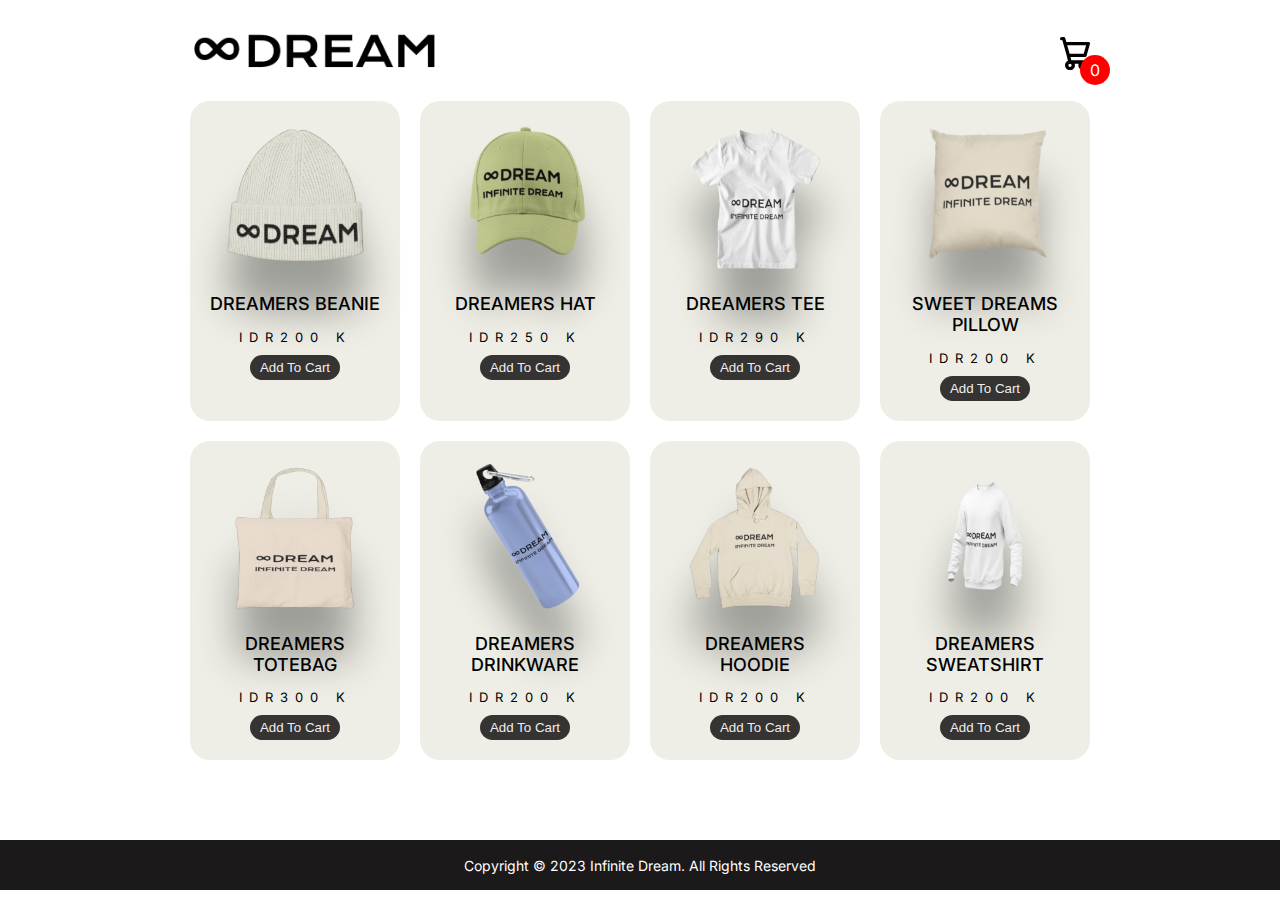
<file: shop/merch.html>
<!DOCTYPE html>
<html lang="en">
<head>
    <meta charset="UTF-8">
    <meta name="viewport" content="width=device-width, initial-scale=1.0">
    <title>SHOP | INFINITE DREAM</title>

    <!-- Connect to CSS -->
    <link rel="stylesheet" href="merch.css">

    <!-- Fonts -->
    <link rel="preconnect" href="https://fonts.googleapis.com">
    <link rel="preconnect" href="https://fonts.gstatic.com" crossorigin>
    <link href="https://fonts.googleapis.com/css2?family=Bricolage+Grotesque:opsz,wght@12..96,300;12..96,400;12..96,500;12..96,600;12..96,700;12..96,800&family=Inter:wght@400;500;600;700;800&family=Krona+One&display=swap" rel="stylesheet">
</head>
<body class="">
    
    <div class="container">
        <header>
            <div class="title"><a href="../index.html"><img src="../img/logo-navbar.png" width="250px"></a> </div>
            <div class="icon-cart">
                <svg aria-hidden="true" xmlns="http://www.w3.org/2000/svg" fill="none" viewBox="0 0 18 20">
                    <path stroke="currentColor" stroke-linecap="round" stroke-linejoin="round" stroke-width="2" d="M6 15a2 2 0 1 0 0 4 2 2 0 0 0 0-4Zm0 0h8m-8 0-1-4m9 4a2 2 0 1 0 0 4 2 2 0 0 0 0-4Zm-9-4h10l2-7H3m2 7L3 4m0 0-.792-3H1"/>
                </svg>
                <span>0</span>
            </div>
        </header>
        
        <div class="listProduct">

        </div>
    </div>

    <div class="popup" id="success-popup">
        <div class="popup-content">
            <p id="success-message"></p>
        </div>
    </div>
    
    <div class="cartTab">
        <h1>Shopping Cart</h1>
        <div class="listCart">
            
        </div>
        <div class="btn">
            <button class="empty-cart" onclick="emptyCart()">CLEAR CART</button>
            <button class="checkOut">CHECK OUT</button>
            <button class="close">CLOSE</button>

        </div>
    </div>
    <div class="footer-bottom">
        <p>Copyright &copy; 2023 Infinite Dream. All Rights Reserved</p>
    </div>
    <script src="../shop/app.js"></script>
</body>
</html>
</file>
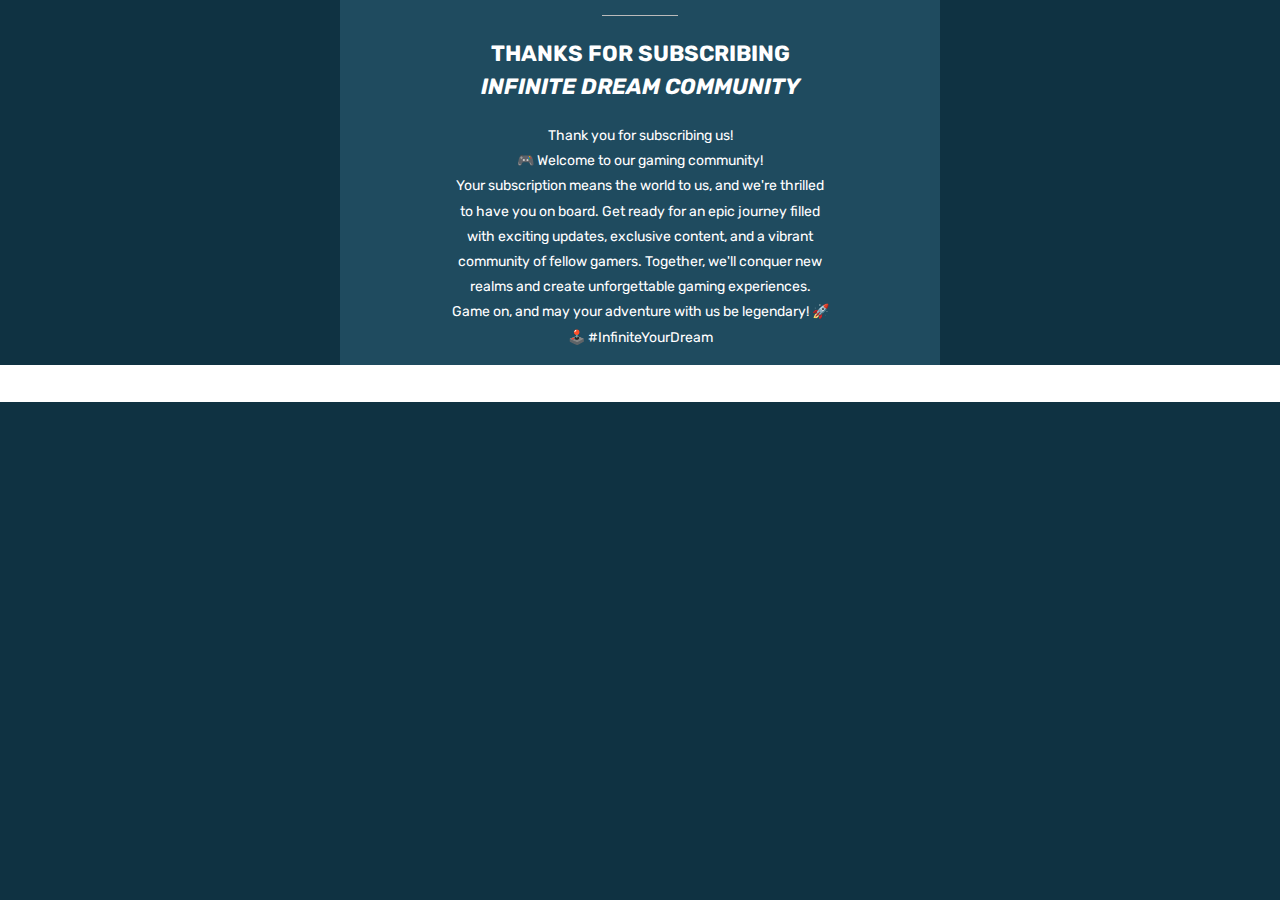
<file: subs/email.html>
<!DOCTYPE html>

<html
  lang="en"
  xmlns:o="urn:schemas-microsoft-com:office:office"
  xmlns:v="urn:schemas-microsoft-com:vml"
>
  <head>
    <title></title>
    <meta content="text/html; charset=utf-8" http-equiv="Content-Type" />
    <meta content="width=device-width, initial-scale=1.0" name="viewport" />
    <!--[if mso
      ]><xml
        ><o:OfficeDocumentSettings
          ><o:PixelsPerInch>96</o:PixelsPerInch
          ><o:AllowPNG /></o:OfficeDocumentSettings></xml
    ><![endif]-->
    <!--[if !mso]><!-->
    <link
      href="https://fonts.googleapis.com/css?family=Rubik"
      rel="stylesheet"
      type="text/css"
    />
    <!--<![endif]-->
    <style>
      * {
        box-sizing: border-box;
      }

      body {
        margin: 0;
        padding: 0;
      }

      a[x-apple-data-detectors] {
        color: inherit !important;
        text-decoration: inherit !important;
      }

      #MessageViewBody a {
        color: inherit;
        text-decoration: none;
      }

      p {
        line-height: inherit;
      }

      .desktop_hide,
      .desktop_hide table {
        mso-hide: all;
        display: none;
        max-height: 0px;
        overflow: hidden;
      }

      .image_block img + div {
        display: none;
      }

      @media (max-width: 620px) {
        .desktop_hide table.icons-inner {
          display: inline-block !important;
        }

        .icons-inner {
          text-align: center;
        }

        .icons-inner td {
          margin: 0 auto;
        }

        .mobile_hide {
          display: none;
        }

        .row-content {
          width: 100% !important;
        }

        .stack .column {
          width: 100%;
          display: block;
        }

        .mobile_hide {
          min-height: 0;
          max-height: 0;
          max-width: 0;
          overflow: hidden;
          font-size: 0px;
        }

        .desktop_hide,
        .desktop_hide table {
          display: table !important;
          max-height: none !important;
        }
      }
    </style>
  </head>
  <body
    style="
      background-color: #0f3242;
      margin: 0;
      padding: 0;
      -webkit-text-size-adjust: none;
      text-size-adjust: none;
    "
  >
    <table
      border="0"
      cellpadding="0"
      cellspacing="0"
      class="nl-container"
      role="presentation"
      style="
        mso-table-lspace: 0pt;
        mso-table-rspace: 0pt;
        background-color: #0f3242;
      "
      width="100%"
    >
      <tbody>
        <tr>
          <td>
            <table
              align="center"
              border="0"
              cellpadding="0"
              cellspacing="0"
              class="row row-1"
              role="presentation"
              style="mso-table-lspace: 0pt; mso-table-rspace: 0pt"
              width="100%"
            >
              <tbody>
                <tr>
                  <td>
                    <table
                      align="center"
                      border="0"
                      cellpadding="0"
                      cellspacing="0"
                      class="row-content stack"
                      role="presentation"
                      style="
                        mso-table-lspace: 0pt;
                        mso-table-rspace: 0pt;
                        background-color: #204c62;
                        color: #000000;
                        width: 600px;
                        margin: 0 auto;
                      "
                      width="600"
                    >
                      <tbody>
                        <tr>
                          <td
                            class="column column-1"
                            style="
                              mso-table-lspace: 0pt;
                              mso-table-rspace: 0pt;
                              font-weight: 400;
                              text-align: left;
                              vertical-align: top;
                              border-top: 0px;
                              border-right: 0px;
                              border-bottom: 0px;
                              border-left: 0px;
                            "
                            width="100%"
                          ></td>
                        </tr>
                      </tbody>
                    </table>
                  </td>
                </tr>
              </tbody>
            </table>
            <table
              align="center"
              border="0"
              cellpadding="0"
              cellspacing="0"
              class="row row-2"
              role="presentation"
              style="mso-table-lspace: 0pt; mso-table-rspace: 0pt"
              width="100%"
            >
              <tbody>
                <tr>
                  <td>
                    <table
                      align="center"
                      border="0"
                      cellpadding="0"
                      cellspacing="0"
                      class="row-content stack"
                      role="presentation"
                      style="
                        mso-table-lspace: 0pt;
                        mso-table-rspace: 0pt;
                        background-color: #1f4b5f;
                        color: #000000;
                        width: 600px;
                        margin: 0 auto;
                      "
                      width="600"
                    >
                      <tbody>
                        <tr>
                          <td
                            class="column column-1"
                            style="
                              mso-table-lspace: 0pt;
                              mso-table-rspace: 0pt;
                              font-weight: 400;
                              text-align: left;
                              padding-bottom: 5px;
                              padding-top: 5px;
                              vertical-align: top;
                              border-top: 0px;
                              border-right: 0px;
                              border-bottom: 0px;
                              border-left: 0px;
                            "
                            width="16.666666666666668%"
                          >
                            <table
                              border="0"
                              cellpadding="0"
                              cellspacing="0"
                              class="empty_block block-1"
                              role="presentation"
                              style="
                                mso-table-lspace: 0pt;
                                mso-table-rspace: 0pt;
                              "
                              width="100%"
                            >
                              <tr>
                                <td class="pad">
                                  <div></div>
                                </td>
                              </tr>
                            </table>
                          </td>
                          <td
                            class="column column-2"
                            style="
                              mso-table-lspace: 0pt;
                              mso-table-rspace: 0pt;
                              font-weight: 400;
                              text-align: left;
                              padding-bottom: 5px;
                              padding-top: 5px;
                              vertical-align: top;
                              border-top: 0px;
                              border-right: 0px;
                              border-bottom: 0px;
                              border-left: 0px;
                            "
                            width="66.66666666666667%"
                          >
                            <table
                              border="0"
                              cellpadding="10"
                              cellspacing="0"
                              class="divider_block block-1"
                              role="presentation"
                              style="
                                mso-table-lspace: 0pt;
                                mso-table-rspace: 0pt;
                              "
                              width="100%"
                            >
                              <tr>
                                <td class="pad">
                                  <div align="center" class="alignment">
                                    <table
                                      border="0"
                                      cellpadding="0"
                                      cellspacing="0"
                                      role="presentation"
                                      style="
                                        mso-table-lspace: 0pt;
                                        mso-table-rspace: 0pt;
                                      "
                                      width="20%"
                                    >
                                      <tr>
                                        <td
                                          class="divider_inner"
                                          style="
                                            font-size: 1px;
                                            line-height: 1px;
                                            border-top: 1px solid #bbbbbb;
                                          "
                                        >
                                          <span> </span>
                                        </td>
                                      </tr>
                                    </table>
                                  </div>
                                </td>
                              </tr>
                            </table>
                            <table
                              border="0"
                              cellpadding="0"
                              cellspacing="0"
                              class="paragraph_block block-2"
                              role="presentation"
                              style="
                                mso-table-lspace: 0pt;
                                mso-table-rspace: 0pt;
                                word-break: break-word;
                              "
                              width="100%"
                            >
                              <tr>
                                <td
                                  class="pad"
                                  style="
                                    padding-bottom: 10px;
                                    padding-left: 15px;
                                    padding-right: 15px;
                                    padding-top: 10px;
                                  "
                                >
                                  <div
                                    style="
                                      color: #ffffff;
                                      font-family: Rubik, Trebuchet MS,
                                        Helvetica, sans-serif;
                                      font-size: 22px;
                                      line-height: 150%;
                                      text-align: center;
                                      mso-line-height-alt: 33px;
                                    "
                                  >
                                    <p
                                      style="margin: 0; word-break: break-word"
                                    >
                                      <strong>THANKS FOR SUBSCRIBING</strong>
                                    </p>
                                    <p
                                      style="margin: 0; word-break: break-word"
                                    >
                                      <em
                                        ><strong
                                          >INFINITE DREAM COMMUNITY</strong
                                        ></em
                                      >
                                    </p>
                                  </div>
                                </td>
                              </tr>
                            </table>
                            <table
                              border="0"
                              cellpadding="10"
                              cellspacing="0"
                              class="paragraph_block block-3"
                              role="presentation"
                              style="
                                mso-table-lspace: 0pt;
                                mso-table-rspace: 0pt;
                                word-break: break-word;
                              "
                              width="100%"
                            >
                              <tr>
                                <td class="pad">
                                  <div
                                    style="
                                      color: #ffffff;
                                      font-family: Rubik, Trebuchet MS,
                                        Helvetica, sans-serif;
                                      font-size: 14px;
                                      line-height: 180%;
                                      text-align: center;
                                      mso-line-height-alt: 25.2px;
                                    "
                                  >
                                    <p
                                      style="margin: 0; word-break: break-word"
                                    >
                                      Thank you for subscribing us!
                                    </p>
                                    <p
                                      style="margin: 0; word-break: break-word"
                                    >
                                      🎮 Welcome to our gaming community!
                                    </p>
                                    <p
                                      style="margin: 0; word-break: break-word"
                                    >
                                      Your subscription means the world to us,
                                      and we're thrilled to have you on board.
                                      Get ready for an epic journey filled with
                                      exciting updates, exclusive content, and a
                                      vibrant community of fellow gamers.
                                      Together, we'll conquer new realms and
                                      create unforgettable gaming experiences.
                                      Game on, and may your adventure with us be
                                      legendary! 🚀🕹️ #InfiniteYourDream
                                    </p>
                                  </div>
                                </td>
                              </tr>
                            </table>
                          </td>
                          <td
                            class="column column-3"
                            style="
                              mso-table-lspace: 0pt;
                              mso-table-rspace: 0pt;
                              font-weight: 400;
                              text-align: left;
                              padding-bottom: 5px;
                              padding-top: 5px;
                              vertical-align: top;
                              border-top: 0px;
                              border-right: 0px;
                              border-bottom: 0px;
                              border-left: 0px;
                            "
                            width="16.666666666666668%"
                          >
                            <table
                              border="0"
                              cellpadding="0"
                              cellspacing="0"
                              class="empty_block block-1"
                              role="presentation"
                              style="
                                mso-table-lspace: 0pt;
                                mso-table-rspace: 0pt;
                              "
                              width="100%"
                            >
                              <tr>
                                <td class="pad">
                                  <div></div>
                                </td>
                              </tr>
                            </table>
                          </td>
                        </tr>
                      </tbody>
                    </table>
                  </td>
                </tr>
              </tbody>
            </table>
            <table
              align="center"
              border="0"
              cellpadding="0"
              cellspacing="0"
              class="row row-3"
              role="presentation"
              style="
                mso-table-lspace: 0pt;
                mso-table-rspace: 0pt;
                background-color: #ffffff;
              "
              width="100%"
            >
              <tbody>
                <tr>
                  <td>
                    <table
                      align="center"
                      border="0"
                      cellpadding="0"
                      cellspacing="0"
                      class="row-content stack"
                      role="presentation"
                      style="
                        mso-table-lspace: 0pt;
                        mso-table-rspace: 0pt;
                        background-color: #ffffff;
                        color: #000000;
                        width: 600px;
                        margin: 0 auto;
                      "
                      width="600"
                    >
                      <tbody>
                        <tr>
                          <td
                            class="column column-1"
                            style="
                              mso-table-lspace: 0pt;
                              mso-table-rspace: 0pt;
                              font-weight: 400;
                              text-align: left;
                              padding-bottom: 5px;
                              padding-top: 5px;
                              vertical-align: top;
                              border-top: 0px;
                              border-right: 0px;
                              border-bottom: 0px;
                              border-left: 0px;
                            "
                            width="100%"
                          >
                            <table
                              border="0"
                              cellpadding="0"
                              cellspacing="0"
                              class="icons_block block-1"
                              role="presentation"
                              style="
                                mso-table-lspace: 0pt;
                                mso-table-rspace: 0pt;
                              "
                              width="100%"
                            >
                              <tr>
                                <td
                                  class="pad"
                                  style="
                                    vertical-align: middle;
                                    color: #1e0e4b;
                                    font-family: 'Inter', sans-serif;
                                    font-size: 15px;
                                    padding-bottom: 5px;
                                    padding-top: 5px;
                                    text-align: center;
                                  "
                                >
                                  <table
                                    cellpadding="0"
                                    cellspacing="0"
                                    role="presentation"
                                    style="
                                      mso-table-lspace: 0pt;
                                      mso-table-rspace: 0pt;
                                    "
                                    width="100%"
                                  >
                                    <tr>
                                      <td
                                        class="alignment"
                                        style="
                                          vertical-align: middle;
                                          text-align: center;
                                        "
                                      >
                                        <!--[if vml]><table align="center" cellpadding="0" cellspacing="0" role="presentation" style="display:inline-block;padding-left:0px;padding-right:0px;mso-table-lspace: 0pt;mso-table-rspace: 0pt;"><![endif]-->
                                        <!--[if !vml]><!-->
                                        <table
                                          cellpadding="0"
                                          cellspacing="0"
                                          class="icons-inner"
                                          role="presentation"
                                          style="
                                            mso-table-lspace: 0pt;
                                            mso-table-rspace: 0pt;
                                            display: inline-block;
                                            margin-right: -4px;
                                            padding-left: 0px;
                                            padding-right: 0px;
                                          "
                                        >
                                          <!--<![endif]-->
                                        </table>
                                      </td>
                                    </tr>
                                  </table>
                                </td>
                              </tr>
                            </table>
                          </td>
                        </tr>
                      </tbody>
                    </table>
                  </td>
                </tr>
              </tbody>
            </table>
          </td>
        </tr>
      </tbody>
    </table>
    <!-- End -->
  </body>
</html>
</file>
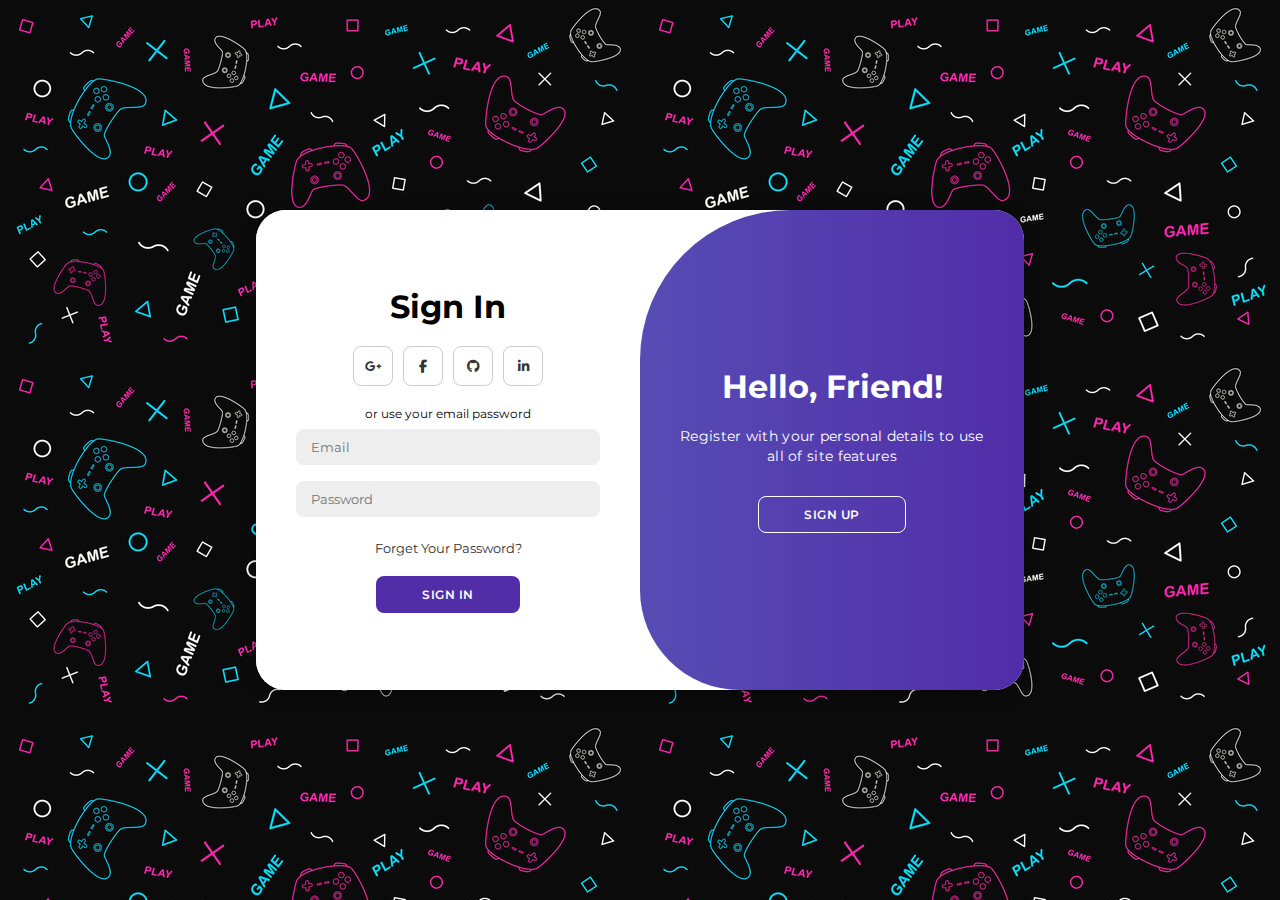
<file: topup/logintopup.html>
<!DOCTYPE html>
<html lang="en">

<head>
    <meta charset="UTF-8">
    <meta name="viewport" content="width=device-width, initial-scale=1.0">
    <link rel="stylesheet" href="https://cdnjs.cloudflare.com/ajax/libs/font-awesome/6.4.2/css/all.min.css">
    <link rel="stylesheet" href="style.css">
    <title>TopUp Login Page | Infinite Dream</title>
</head>

<body>

    <div class="container" id="container">
        <div class="form-container sign-up">
            <form action="process_registrasi.php" method="post">
                <h1>Create Account</h1>
                <div class="social-icons">
                    <a href="#" class="icon"><i class="fa-brands fa-google-plus-g"></i></a>
                    <a href="#" class="icon"><i class="fa-brands fa-facebook-f"></i></a>
                    <a href="#" class="icon"><i class="fa-brands fa-github"></i></a>
                    <a href="#" class="icon"><i class="fa-brands fa-linkedin-in"></i></a>
                </div>
                <span>or use your email for registration</span>
                <input type="text" name="username" placeholder="Name">
                <input type="email" name="email" placeholder="Email">
                <input type="password" name="password" placeholder="Password">
                <button type="submit">Sign Up</button>
            </form>
        </div>
        <div class="form-container sign-in">
            <form action="process_login.php" method="post">
                <h1>Sign In</h1>
                <div class="social-icons">
                    <a href="#" class="icon"><i class="fa-brands fa-google-plus-g"></i></a>
                    <a href="#" class="icon"><i class="fa-brands fa-facebook-f"></i></a>
                    <a href="#" class="icon"><i class="fa-brands fa-github"></i></a>
                    <a href="#" class="icon"><i class="fa-brands fa-linkedin-in"></i></a>
                </div>
                <span>or use your email password</span>
                <input type="email" name="email" placeholder="Email">
                <input type="password" name="password" placeholder="Password">
                <a href="#">Forget Your Password?</a>
                <button type="submit">Sign In</button>
            </form>
        </div>
        <div class="toggle-container">
            <div class="toggle">
                <div class="toggle-panel toggle-left">
                    <h1>Welcome Back!</h1>
                    <p>Enter your personal details to use all of site features</p>
                    <button class="hidden" id="login">Sign In</button>
                </div>
                <div class="toggle-panel toggle-right">
                    <h1>Hello, Friend!</h1>
                    <p>Register with your personal details to use all of site features</p>
                    <button class="hidden" id="register">Sign Up</button>
                </div>
            </div>
        </div>
    </div>

    <script src="script.js"></script>
</body>
</html>
</file>
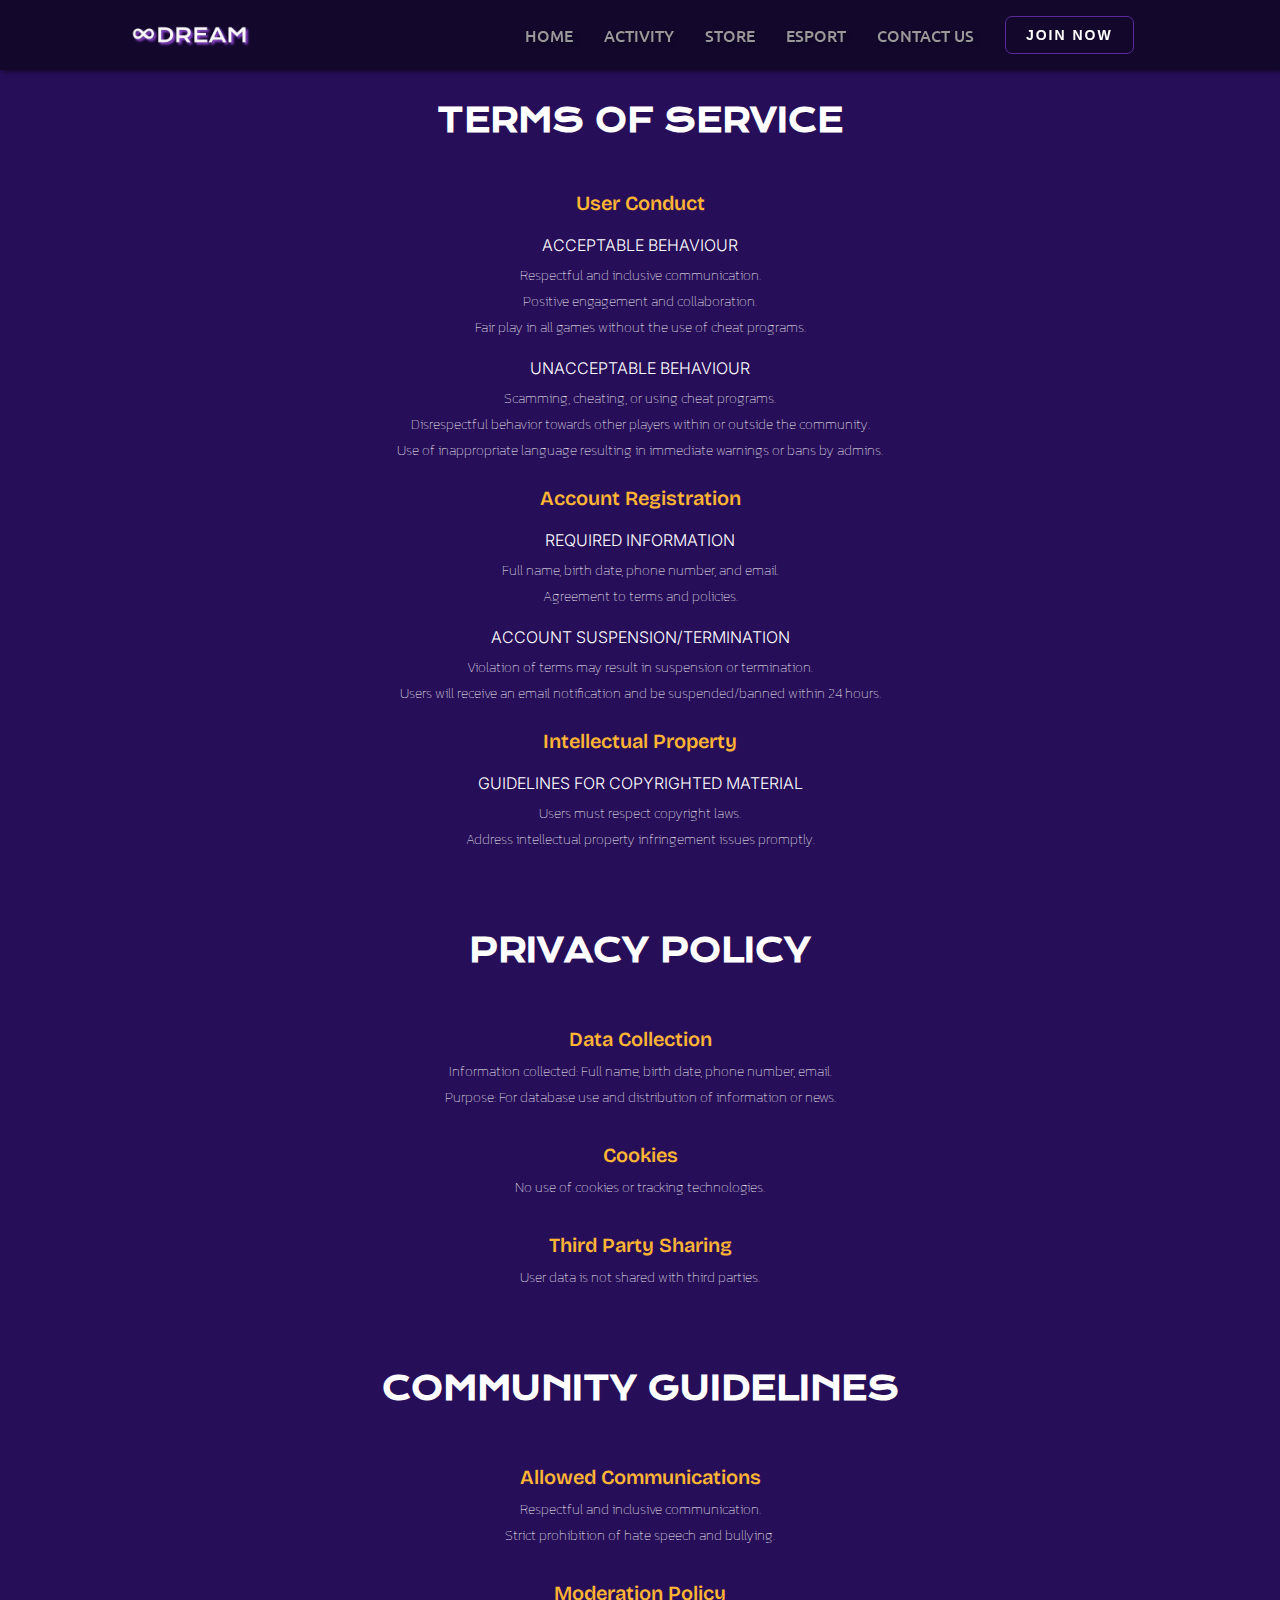
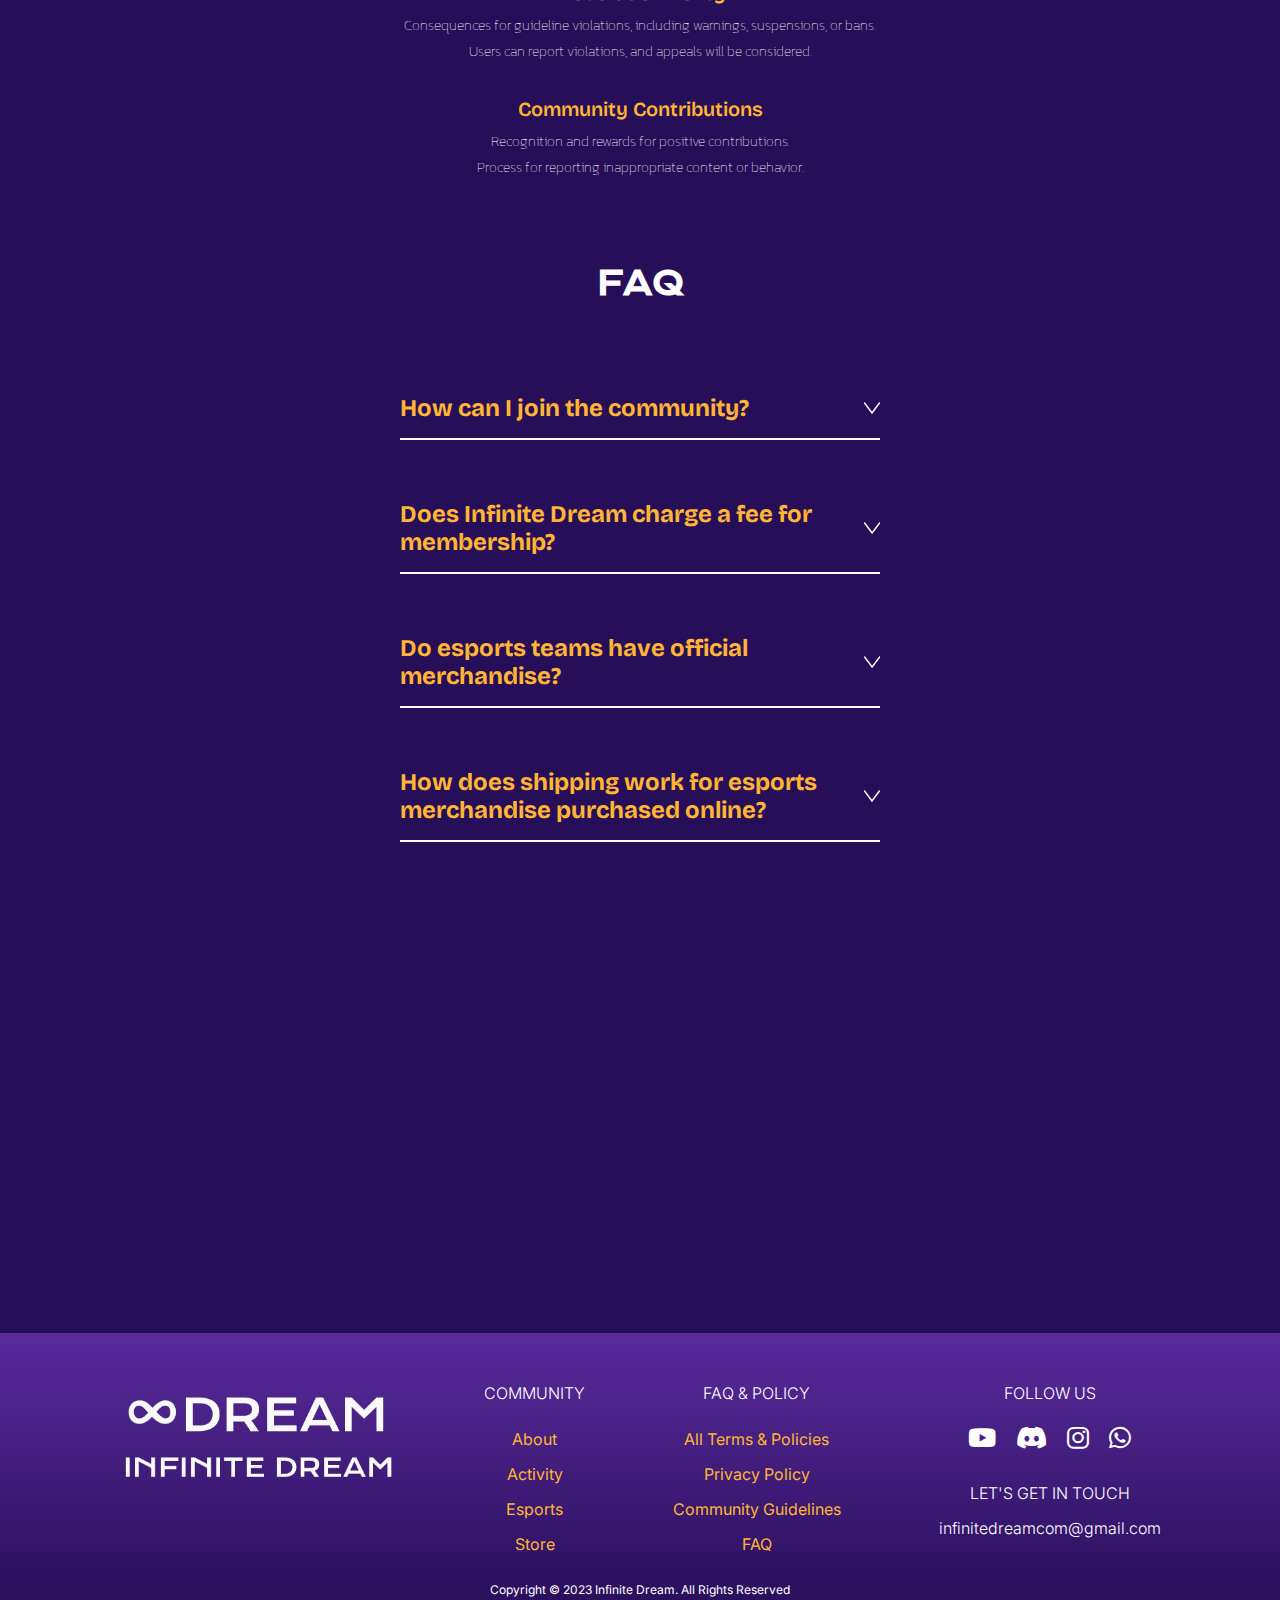
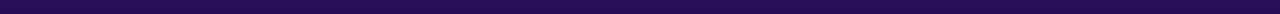
<file: views/policies.html>
<!DOCTYPE html>
<html lang="en">
<head>
    <meta charset="UTF-8">
    <meta name="viewport" content="width=device-width, initial-scale=1.0">
    <title>Infinite Dream</title>

    <!--Css-->
    <link rel="stylesheet" href="../2_css/navbar.css">
    <link rel="stylesheet" href="../2_css/popup.css">
    <link rel="stylesheet" href="../2_css/policies.css">
    <link rel="stylesheet" href="../2_css/footer.css">


    <!--Font Google-->
    <link rel="preconnect" href="https://fonts.googleapis.com">
    <link rel="preconnect" href="https://fonts.gstatic.com" crossorigin>
    <link href="https://fonts.googleapis.com/css2?family=Bricolage+Grotesque:opsz,wght@12..96,300;12..96,400;12..96,500;12..96,600;12..96,700;12..96,800&family=Inter:wght@400;500;600;700;800&family=Kanit:wght@300;400;500&family=Krona+One&family=Montserrat:wght@400;700&family=Ubuntu:wght@400;500&display=swap" rel="stylesheet">

    <!--
        font-family: 'Bricolage Grotesque';
        font-family: 'Inter';
        font-family: 'Kanit';
        font-family: 'Krona One';
        font-family: 'Montserrat';
        font-family: 'Ubuntu';
    -->

    <!--Font Awesome (icon)-->
    <link rel="stylesheet" href="https://cdnjs.cloudflare.com/ajax/libs/font-awesome/6.4.2/css/all.min.css">

</head>
<body>
    <div id="policies">
        <!--START HEADER-->
        <nav>
            <div class="logo">
                <a href="a_home.php#content">
                    <img src="../4_img/logo-navbar.png">
                </a>
            </div>

            <ul>
                <li><a href="a_home.php#content">HOME</a></li>
                <li><a href="b_activity.php">ACTIVITY</a></li>
                <li><a href="a_home.php#store">STORE</a></li>
                <li><a href="c_esport.php">ESPORT</a></li>
                <li><a href="e_contact-us.php">CONTACT US</a></li>
                <li  id="openPopup"><button>JOIN NOW</button></li>
            </ul>

            <div class="hamburger">
                <span></span>
                <span></span>
                <span></span>
            </div>
        </nav>

        <div id="popup" class="popup">
            <div class="popup-content">
                <span class="close" id="closePopup">&times;</span>
                <h2>COMMUNITY REGISTRATION</h2>
                <form action="whatsapp.php" method="POST">
                    <div class="scrollable-content">
                        <h4>PERSONAL DATA</h4>
                        <label>Full Name</label>
                        <input type="text" id="name" name="full-name" required>
                        <label>Birth Date</label>
                        <input type="date" id="dob" name="dob" required>
                        <label>Phone Number</label>
                        <input type="tel" id="pnum" name="phone-number" pattern="[0-9]{10,12}" placeholder="08123456789" required>
                        <label>Email</label>
                        <input type="email" id="email" name="email" placeholder="example@gmail.com">
                        
                        <button type="submit">Register</button>
                    </div>
                </form>
            </div>
        </div>
        <!--END OF HEADER-->

        <!-- START ALL TERMS POLICIES -->
        <div id="content">
            <div class="policies">
                <div class="policies-text">
                    <h1>TERMS OF SERVICE</h1>
                    <div class="user-conduct">
                        <h2>User Conduct</h2>
                        <h3>Acceptable Behaviour</h3>
                        <p>
                            <span>Respectful and inclusive communication.</span>
                            <span>Positive engagement and collaboration.</span>
                            <span>Fair play in all games without the use of cheat programs.</span>
                        </p>
                        <h3>Unacceptable Behaviour</h3>
                        <p>
                            <span>Scamming, cheating, or using cheat programs.</span>
                            <span>Disrespectful behavior towards other players within or outside the community.</span>
                            <span>Use of inappropriate language resulting in immediate warnings or bans by admins.</span>
                        </p>
                    </div>
                    <div class="account-registration">
                        <h2>Account Registration</h2>
                        <h3>Required Information</h3>
                        <p>
                            <span>Full name, birth date, phone number, and email.</span>
                            <span>Agreement to terms and policies.</span>
                        </p>
                        <h3>Account Suspension/Termination</h3>
                        <p>
                            <span>Violation of terms may result in suspension or termination.</span>
                            <span>Users will receive an email notification and be suspended/banned within 24 hours.</span>
                        </p>
                    </div>
                    <div class="intellectual-property">
                        <h2>Intellectual Property</h2>
                        <h3>Guidelines for Copyrighted Material</h3>
                        <p>
                            <span>Users must respect copyright laws.</span>
                            <span>Address intellectual property infringement issues promptly.</span>
                        </p>
                    </div>
                </div>
        
                <div id ="privacy-policy" class="title-text"><h1>PRIVACY POLICY</h1></div>
                <div class="privacy-policy">
                    <h2>Data Collection</h2>
                    <p>
                        <span>Information collected: Full name, birth date, phone number, email.</span>
                        <span>Purpose: For database use and distribution of information or news.</span>
                    </p>
                    <h2>Cookies</h2>
                    <p><span>No use of cookies or tracking technologies.</span></p>
                    <h2>Third Party Sharing</h2>
                    <p><span>User data is not shared with third parties.</span></p>
                </div>
                
                <div id="comgd" class="title-text"><h1>COMMUNITY GUIDELINES</h1></div>
                <div class="community-guidelines">
                    <h2>Allowed Communications</h2>
                    <p>
                        <span>Respectful and inclusive communication.</span>
                        <span>Strict prohibition of hate speech and bullying.</span>
                    </p>
                    <h2>Moderation Policy</h2>
                    <p>
                        <span>Consequences for guideline violations, including warnings, suspensions, or bans.</span>
                        <span>Users can report violations, and appeals will be considered.</span>
                    </p>
                    <h2>Community Contributions</h2>
                    <p>
                        <span>Recognition and rewards for positive contributions.</span>
                        <span>Process for reporting inappropriate content or behavior.</span>
                    </p>
                </div>
                <section>
                    <h1 class="faq-title">FAQ</h1>

                    <div id="faq" class="faq">
                        <div class="question">
                            <h3>How can I join the community?</h3>

                            <svg width="16" height="12" viewBox="-2.5 -5 75 60" preserveAspectRatio="none">
                                <path d="M0,0 l35,50 l35,-50" fill="none" stroke="white" stroke-linecap="round" stroke-width="7" />
                            </svg>

                        </div>
                        <div class="answer">
                            <p>
                                Simply hit the JOIN NOW button on our navigation bar or head to our Discord server.
                            </p>
                        </div>
                    </div>

                    <div class="faq">
                        <div class="question">
                            <h3>Does Infinite Dream charge a fee for membership?</h3>

                            <svg width="20" height="12" viewBox="-2.5 -5 75 60" preserveAspectRatio="none">
                                <path d="M0,0 l35,50 l35,-50" fill="none" stroke="white" stroke-linecap="round" stroke-width="7" />
                            </svg>

                        </div>
                        <div class="answer">
                            <p>
                                No. 
                            </p>
                        </div>
                    </div>

                    <div class="faq">
                        <div class="question">
                            <h3>Do esports teams have official merchandise?</h3>

                            <svg width="18" height="12" viewBox="-2.5 -5 75 60" preserveAspectRatio="none">
                                <path d="M0,0 l35,50 l35,-50" fill="none" stroke="white" stroke-linecap="round" stroke-width="7" />
                            </svg>

                        </div>
                        <div class="answer">
                            <p>
                                Yes, we have official merchandise available for purchase. Fans can buy t-shirts, hoodies, and other items to support their favorite teams.
                            </p>
                        </div>
                    </div>

                    <div class="faq">
                        <div class="question">
                            <h3>How does shipping work for esports merchandise purchased online?</h3>

                            <svg width="27" height="12" viewBox="-2.5 -5 75 60" preserveAspectRatio="none">
                                <path d="M0,0 l35,50 l35,-50" fill="none" stroke="white" stroke-linecap="round" stroke-width="7" />
                            </svg>

                        </div>
                        <div class="answer">
                            <p>
                                Shipping policies vary, but we provide standard and express shipping options. Delivery times depend on your location and the chosen shipping method.
                            </p>
                        </div>
                    </div>

                </section>
            </div>        
        </div>     

        <!--START FOOTER-->
        <footer>
            <div class="container">
                <div class="logo-footer">
                    <img src="../4_img/logo-footer.png" alt="logo-footer">
                </div>
                <div class="footer-content">
                    <h3>Community</h3>
                    <ul class="list">
                        <li><a href="a_home.php#aboutss">About</a></li>
                        <li><a href="b_activity.php">Activity</a></li>
                        <li><a href="c_esport.php">Esports</a></li>
                        <li><a href="a_home.php#store">Store</a></li>
                    </ul>
                </div>
                <div class="footer-content">
                    <h3>FAQ & Policy</h3>
                    <ul class="list">
                        <li><a href="../1_html/policies.php#">All Terms & Policies</a></li>
                        <li><a href="../1_html/policies.php#privacy-policy">Privacy Policy</a></li>
                        <li><a href="../1_html/policies.php#comgd">Community Guidelines</a></li>
                        <li><a href="../1_html/policies.php#faq">FAQ</a></li>
                    </ul>
                </div>
                <div class="footer-social">
                    <div class="footer-content">
                        <h3>Follow Us</h3>
                        <ul class="social-icons">
                            <li class="yt"><a href=""><i class="fab fa-youtube"></i></a></li>
                            <li class="discord"><a href=""><i class="fab fa-discord"></i></a></li>
                            <li class="instagram"><a href=""><i class="fab fa-instagram"></i></a></li>
                            <li class="whatsapp"><a href=""><i class="fab fa-whatsapp" ></i></a></li>
                        </ul>
                        
                    </div>
                    <div class="footer-content">
                        <div class="contacts">
                            <h3>LET'S GET IN TOUCH</h3>
                            <p>infinitedreamcom@gmail.com</p>
                        </div>
                    </div>
                </div>
            </div>
            <div class="bottom-bar">
                <p>Copyright &copy; 2023 Infinite Dream. All Rights Reserved</p>
            </div>
        </footer>
        <!--END FOOTER-->
    </div>
    <script src="../3_js/script.js"></script>
    <script src="../3_js/policies.js"></script>
</body>
</html>
</file>
<file: shop/merch.css>
:root{
    --basePurple :#270e59;
    --primaryPurple: #592a9c;
    --secondaryPurple:#964adb;
    --thirdPurple: #ad69ed;
}

body{
    margin: 0;
    font-family: 'Inter', sans-serif;
}
.container{
    width: 900px;
    margin: auto;
    max-width: 90vw;
    text-align: center;
    padding-top: 10px;
    transition: transform .5s;
}
svg{
    width: 30px;
}
header{
    display: flex;
    justify-content: space-between;
    align-items: center;
    padding: 20px 0;
}

.title a:hover{
    filter: invert(77%) sepia(72%) saturate(762%) hue-rotate(330deg) brightness(101%) contrast(102%);
    border-bottom: 1px solid;
}

.icon-cart{
    position: relative;
}
.icon-cart span{
    position: absolute;
    background-color: red;
    width: 30px;
    height: 30px;
    display: flex;
    justify-content: center;
    align-items: center;
    border-radius: 50%;
    color: #fff;
    top: 50%;
    right: -20px;
}
.title{
    font-size: xx-large;
}
.listProduct .item img{
    width: 90%;
    filter: drop-shadow(0 50px 20px #0005);
}

.listProduct .item img:hover {
    scale: 110%;
    box-shadow: 0 0 15px 3px #0005;
    -webkit-transition: all 0.2s ease-out;
    -moz-transition: all 0.2s ease-out;
    transition: all 0.2s ease-out;
}

.listProduct{
    display: grid;
    grid-template-columns: repeat(4, 1fr);
    gap: 20px;
}
.listProduct .item{
    background-color: #EEEEE6;
    padding: 20px;
    border-radius: 20px;
}
.listProduct .item h2{
    font-weight: 500;
    font-size: large;
}
.listProduct .item .price{
    letter-spacing: 7px;
    font-size: small;
}
.listProduct .item button{
    background-color: #353432;
    color: #eee;
    border: none;
    padding: 5px 10px;
    margin-top: 10px;
    border-radius: 20px;
}

.listProduct .item button:hover{
    background: #0005;
    box-shadow: 0 0 15px 3px #0005;
    -webkit-transition: all 0.2s ease-out;
    -moz-transition: all 0.2s ease-out;
    transition: all 0.2s ease-out;
}

.popup {
    display: none;
    position: fixed;
    top: 50%;
    left: 50%;
    transform: translate(-50%, -50%);
    background-color: #fefefe;
    padding: 20px;
    border: 1px solid #888;
    z-index: 1;
    box-shadow: 0 4px 8px rgba(0, 0, 0, 0.1);
}

.popup-content {
    text-align: center;
}

.close-popup {
    position: absolute;
    top: 10px;
    right: 10px;
    font-size: 20px;
    cursor: pointer;
}



/* cart */
.cartTab{
    width: 400px;
    background-color: #353432;
    color: #eee;
    position: fixed;
    top: 0;
    right: -400px;
    bottom: 0;
    display: grid;
    grid-template-rows: 70px 1fr 70px;
    transition: .5s;
}
body.showCart .cartTab{
    right: 0;
}
body.showCart .container{
    transform: translateX(-250px);
}
.cartTab h1{
    padding: 20px;
    margin: 0;
    font-weight: 300;
}
.cartTab .btn{
    display: grid;
    grid-template-columns: repeat(2, 1fr);
}
.cartTab button{
    background-color: #E8BC0E;
    border: none;
    font-family: Poppins;
    font-weight: 500;
    cursor: pointer;
}
.cartTab .close{
    background-color: #eee;
}
.listCart .item img{
    width: 100%;
}
.listCart .item{
    display: grid;
    grid-template-columns: 70px 150px 50px 1fr;
    gap: 10px;
    text-align: center;
    align-items: center;
}
.listCart .quantity span{
    display: inline-block;
    width: 25px;
    height: 25px;
    background-color: #eee;
    border-radius: 50%;
    color: #555;
    cursor: pointer;
}
.listCart .quantity span:nth-child(2){
    background-color: transparent;
    color: #eee;
    cursor: auto;
}
.listCart .item:nth-child(even){
    background-color: #eee1;
}
.listCart{
    overflow: auto;
}
.listCart::-webkit-scrollbar{
    width: 0;
}
.btn .empty-cart .checkOut .close{
    font-family: 'Inter';
}

.footer-bottom{
    width: 100%;
    height: 50px;
    background: #1B1919;
    color: #fff;
    display: flex;
    align-items: center;
    justify-content: center;
    font-size: 0.875rem;
    margin-top: 80px;
}

@media only screen and (max-width: 992px) {
    .listProduct{
        grid-template-columns: repeat(3, 1fr);
    }
}

/* mobile */
@media only screen and (max-width: 768px) {
    .listProduct{
        grid-template-columns: repeat(2, 1fr);
    }
}
</file>
<file: topup/style.css>
@import url('https://fonts.googleapis.com/css2?family=Montserrat:wght@300;400;500;600;700&display=swap');

*{
    margin: 0;
    padding: 0;
    box-sizing: border-box;
    font-family: 'Montserrat', sans-serif;
}

body{
    background-image: url(aa.jpg);
    display: flex;
    align-items: center;
    justify-content: center;
    flex-direction: column;
    height: 100vh;
}

.container{
    background-color: #fff;
    border-radius: 30px;
    box-shadow: 0 5px 15px rgba(0, 0, 0, 0.35);
    position: relative;
    overflow: hidden;
    width: 768px;
    max-width: 100%;
    min-height: 480px;
}

.container p{
    font-size: 14px;
    line-height: 20px;
    letter-spacing: 0.3px;
    margin: 20px 0;
}

.container span{
    font-size: 12px;
}

.container a{
    color: #333;
    font-size: 13px;
    text-decoration: none;
    margin: 15px 0 10px;
}

.container button{
    background-color: #512da8;
    color: #fff;
    font-size: 12px;
    padding: 10px 45px;
    border: 1px solid transparent;
    border-radius: 8px;
    font-weight: 600;
    letter-spacing: 0.5px;
    text-transform: uppercase;
    margin-top: 10px;
    cursor: pointer;
}

.container button.hidden{
    background-color: transparent;
    border-color: #fff;
}

.container form{
    background-color: #fff;
    display: flex;
    align-items: center;
    justify-content: center;
    flex-direction: column;
    padding: 0 40px;
    height: 100%;
}

.container input{
    background-color: #eee;
    border: none;
    margin: 8px 0;
    padding: 10px 15px;
    font-size: 13px;
    border-radius: 8px;
    width: 100%;
    outline: none;
}

.form-container{
    position: absolute;
    top: 0;
    height: 100%;
    transition: all 0.6s ease-in-out;
}

.sign-in{
    left: 0;
    width: 50%;
    z-index: 2;
}

.container.active .sign-in{
    transform: translateX(100%);
}

.sign-up{
    left: 0;
    width: 50%;
    opacity: 0;
    z-index: 1;
}

.container.active .sign-up{
    transform: translateX(100%);
    opacity: 1;
    z-index: 5;
    animation: move 0.6s;
}

@keyframes move{
    0%, 49.99%{
        opacity: 0;
        z-index: 1;
    }
    50%, 100%{
        opacity: 1;
        z-index: 5;
    }
}

.social-icons{
    margin: 20px 0;
}

.social-icons a{
    border: 1px solid #ccc;
    border-radius: 20%;
    display: inline-flex;
    justify-content: center;
    align-items: center;
    margin: 0 3px;
    width: 40px;
    height: 40px;
}

.toggle-container{
    position: absolute;
    top: 0;
    left: 50%;
    width: 50%;
    height: 100%;
    overflow: hidden;
    transition: all 0.6s ease-in-out;
    border-radius: 150px 0 0 100px;
    z-index: 1000;
}

.container.active .toggle-container{
    transform: translateX(-100%);
    border-radius: 0 150px 100px 0;
}

.toggle{
    background-color: #512da8;
    height: 100%;
    background: linear-gradient(to right, #5c6bc0, #512da8);
    color: #fff;
    position: relative;
    left: -100%;
    height: 100%;
    width: 200%;
    transform: translateX(0);
    transition: all 0.6s ease-in-out;
}

.container.active .toggle{
    transform: translateX(50%);
}

.toggle-panel{
    position: absolute;
    width: 50%;
    height: 100%;
    display: flex;
    align-items: center;
    justify-content: center;
    flex-direction: column;
    padding: 0 30px;
    text-align: center;
    top: 0;
    transform: translateX(0);
    transition: all 0.6s ease-in-out;
}

.toggle-left{
    transform: translateX(-200%);
}

.container.active .toggle-left{
    transform: translateX(0);
}

.toggle-right{
    right: 0;
    transform: translateX(0);
}

.container.active .toggle-right{
    transform: translateX(200%);
}
</file>
<file: 2_css/navbar.css>
:root{
    --basePurple :#270e59;
    --primaryPurple: #592a9c;
    --secondaryPurple:#964adb;
}

nav{
    display: flex;
    position: fixed;
    left: 0px;
    top: 0px;
    width: 100%;
    height: 70px;
    align-items: center;
    justify-content: space-around;
    box-shadow: 2px 2px 4px rgba(0, 0, 0, 0.5);
    z-index: 3;
}

nav::before{
    content: '';
    position: absolute;
    top: 0;
    left: 0;
    width: 100%;
    height: 100%;
    backdrop-filter: blur(50px);
    background-color: rgba(0, 0, 0, 0.5);
    z-index: -1;
}

.logo{
    filter: drop-shadow(2px 2px 1px rgba(150, 74, 219, 1));
    transition: 0.5s all;
}
.logo img{
    height: 20px;
    display: flex;
    /*changing black png image to another color using "https://codepen.io/sosuke/pen/Pjoqqp" */
    filter: invert(100%) sepia(0%) saturate(7498%) hue-rotate(187deg) brightness(97%) contrast(101%);
    transition: 0.5s ease-in-out;
}
.logo img:hover{
    scale: 115%;
    filter: invert(49%) sepia(42%) saturate(3627%) hue-rotate(237deg) brightness(100%) contrast(87%);
    transition: 0.8s all;
}
.logo:hover{
    filter: drop-shadow(0 0 3px var(--primaryPurple));
    transition: 0.8s all;
}

nav ul{
    width: 50%;
    display: flex;
    justify-content: space-around;
    align-items: center;
    list-style: none;
    padding: 0;
    font-family: 'Ubuntu', sans-serif;
    font-weight: 500;
    backdrop-filter: blur(5px);
}

nav li a{
    font-size: 1rem;
    color: #9a9898;
    text-decoration: none;
    text-shadow: 2px 2px 4px rgba(0, 0, 0, 0.3);
    transition: all .3s ease;
}

nav li a:hover{
    color: #fff;
    text-decoration: underline;
    text-underline-offset: 20px;
    text-shadow: 1px 1px 4px rgba(0, 0, 0, 1);
}

/* https://uiverse.io/mrhyddenn/stale-cheetah-42 */
#openPopup button {
    position: relative;
    padding: 10px 20px;
    border-radius: 7px;
    border: 1px solid var(--primaryPurple);
    font-size: 14px;
    text-transform: uppercase;
    font-weight: 600;
    letter-spacing: 2px;
    background: transparent;
    color: #fff;
    overflow: hidden;
    box-shadow: 0 0 0 0 transparent;
    -webkit-transition: all 0.2s ease-in;
    -moz-transition: all 0.2s ease-in;
    transition: all 0.2s ease-in;
}
  
#openPopup button:hover {
    background: var(--primaryPurple);
    box-shadow: 0 0 15px 3px var(--secondaryPurple);
    -webkit-transition: all 0.2s ease-out;
    -moz-transition: all 0.2s ease-out;
    transition: all 0.2s ease-out;
}
  
#openPopup button:hover::before {
    -webkit-animation: sh02 0.5s 0s linear;
    -moz-animation: sh02 0.5s 0s linear;
    animation: sh02 0.5s 0s linear;
}
  
#openPopup button::before {
    content: '';
    display: block;
    width: 0px;
    height: 86%;
    position: absolute;
    top: 7%;
    left: 0%;
    opacity: 0;
    background: #fff;
    box-shadow: 0 0 50px 30px #fff;
    -webkit-transform: skewX(-20deg);
    -moz-transform: skewX(-20deg);
    -ms-transform: skewX(-20deg);
    -o-transform: skewX(-20deg);
    transform: skewX(-20deg);
}
  
@keyframes sh02 {
    from {
      opacity: 0;
      left: 0%;
    }
  
    50% {
      opacity: 1;
    }
  
    to {
      opacity: 0;
      left: 100%;
    }
}

#openPopup button:active {
    box-shadow: 0 0 0 0 transparent;
    -webkit-transition: box-shadow 0.2s ease-in;
    -moz-transition: box-shadow 0.2s ease-in;
    transition: box-shadow 0.2s ease-in;
}
  

.hamburger{
    height: 20px;
    display: none;
    flex-direction: column;
    justify-content: space-between;
    position: relative;
}

.hamburger span{
    display: block;
    width: 28px;
    height: 4px;
    background-color: #fff;
    box-shadow: 1px 1px 4px rgba(0, 0, 0, 1);
    border-radius: 25px;
    transition: .3s ease;
}

.hamburger.active span:nth-child(1){
    transform:rotate(45deg) translateX(11px);
}
.hamburger.active span:nth-child(2){
    opacity: 0;
}
.hamburger.active span:nth-child(3){
    transform:rotate(-45deg) translateX(11px);
    box-shadow: 0 1px 4px rgba(0, 0, 0, 1);
}




/*RESPONSIVE MEDIA*/

/*1024px media*/
@media screen and (max-width:1024px) {
    .hamburger{
        display: flex;
    }

    nav ul{
        position: fixed;
        right: 0;
        top: 55px;
        width: 100%;
        height: 50vh;
        background-color: rgba(0,0,0,0.3);
        box-shadow: 2px 2px 4px rgba(0, 0, 0, 1);
        justify-content: space-evenly;
        flex-direction: column;
        transform: translateY(-100vh);
        transition: all 0.3s;
    }

    nav ul.slide{
        transform: translateY(0);
    }
}
</file>
<file: 2_css/popup.css>
:root{
    --basePurple :#270e59;
    --primaryPurple: #592a9c;
    --secondaryPurple:#964adb;
}

.popup {
    display: none;
    position: fixed;
    top: 0;
    left: 0;
    width: 100%;
    height: 100%;
    background: rgba(0, 0, 0, 0.5);
    backdrop-filter: blur(2px);
    z-index: 3;
    font-family: 'Ubuntu', sans-serif;
}

.popup-content h2{
    margin-left: 20px;
    font-family:'Krona One', sans-serif;
    border-bottom: 2px solid var(--primaryPurple);
    font-size: 1.3rem;
    width: fit-content;
}

.scrollable-content{
    margin-top: -10px ;
    padding: 0 20px;
    overflow-y:auto;
    max-height: 90%;
    display: flex;
    flex-direction: column;
}

.scrollable-content h4{
    margin-top: 15px;
}

.popup-content {
    position: absolute;
    top: 50%;
    left: 50%;
    transform: translate(-50%, -50%);
    background: #fff;
    padding: 20px;
    width: 450px;
    overflow-y:hidden;
    box-sizing: border-box;
    box-shadow: 0 20px 30px rgba(0,0,0,0.5);
    border-radius: 10px;
}

.scrollable-content label{
    margin-top: 15px;
    margin-bottom: 2px;
    margin-left: 10px;
    font-size: 0.9rem;
    color: rgba(0,0,0,0.8);
    font-family: 'Ubuntu', sans-serif;
}

.scrollable-content input{
    border: none;
    outline: none;
    border-radius: 15px;
    padding: 1em;
    background-color: #ccc;
    box-shadow: inset 2px 5px 10px rgba(0,0,0,0.3);
    transition: 300ms ease-in-out;
    font-weight: 200;
    font-family:'Kanit', sans-serif;

}

.scrollable-content input:focus{
    background-color: white;
    transform: scale(1.05);
    box-shadow: 13px 13px 100px #969696,
               -13px -13px 100px #ffffff;
}

.scrollable-content button {
    position: relative;
    margin: 30px 0 10px 0;
    padding: 10px 20px;
    border-radius: 7px;
    border: 2px solid var(--primaryPurple);
    font-size: 14px;
    text-transform: uppercase;
    font-weight: 600;
    letter-spacing: 2px;
    background: transparent;
    color: var(--basePurple);
    overflow: hidden;
    box-shadow: 0 0 0 0 transparent;
    -webkit-transition: all 0.2s ease-in;
    -moz-transition: all 0.2s ease-in;
    transition: all 0.2s ease-in;
}
  
.scrollable-content button:hover {
    color: #fff;
    background: var(--primaryPurple);
    box-shadow: 0 0 15px 3px var(--secondaryPurple);
    -webkit-transition: all 0.2s ease-out;
    -moz-transition: all 0.2s ease-out;
    transition: all 0.2s ease-out;
}
  
.scrollable-content button:hover::before {
    -webkit-animation: sh02 0.5s 0s linear;
    -moz-animation: sh02 0.5s 0s linear;
    animation: sh02 0.5s 0s linear;
}
  
.scrollable-content button::before {
    content: '';
    display: block;
    width: 0px;
    height: 86%;
    position: absolute;
    top: 7%;
    left: 0%;
    opacity: 0;
    background: #fff;
    box-shadow: 0 0 50px 30px #fff;
    -webkit-transform: skewX(-20deg);
    -moz-transform: skewX(-20deg);
    -ms-transform: skewX(-20deg);
    -o-transform: skewX(-20deg);
    transform: skewX(-20deg);
}
  
@keyframes sh02 {
    from {
      opacity: 0;
      left: 0%;
    }
  
    50% {
      opacity: 1;
    }
  
    to {
      opacity: 0;
      left: 100%;
    }
}

.close {
    position: absolute;
    top: 10px;
    right: 10px;
    font-size: 20px;
    cursor: pointer;
}
  
    
    /*CUSTOM SCROLLBAR
    .class_name::-webkit-scrollbar{
        width: 0.5vw;  
    }
    .class_name::-webkit-scrollbar-track{
        background-color: #f1f1f1;
        border-radius: 20px;
    }
    .class_name::-webkit-scrollbar-thumb{
        background-color: #c1c1c1;
        border-radius: 20px;
    }
    .class_name::-webkit-scrollbar-thumb:hover{
        background-color: #b1b1b1;
        border-radius: 20px;
    }*/



    /*RESPONSIVE MEDIA*/

/*600px Media*/
@media screen and (max-width:600px) {

    h2{
        font-size: 1.17rem;
    }

    .popup-content{
        width: 420px;
    }
    
}
</file>
<file: 2_css/policies.css>
:root{
    --basePurple :#270e59;
    --primaryPurple: #592a9c;
    --secondaryPurple:#964adb;
    --thirdPurple: #ad69ed;
}
*{
    padding: 0;
    margin: 0;
    box-sizing: border-box;
    list-style: none;
    text-decoration: none;
}

html{
    scroll-behavior: smooth;
    scroll-padding-top: 200px;
    background-color: var(--basePurple);
}

#content {
    min-height: 100vh;
    display: flex;
    flex-direction: column;
    position: relative;
    align-items: center;
    justify-content: center;
    left: 0;
    margin: 0;
    padding: 0;
}

.policies {
    position: relative;
    height: 100%;
    padding: 100px;
    max-width: 800px; /* Adjust the width as needed */
}

.policies-text {
    text-align: center;
}

.policies h1 {
    font-family: 'Krona One';
    font-size: 2rem;
    margin-bottom: 30px;
    color: white;
}

.policies-text h2 {
    font-family: 'Bricolage Grotesque';
    font-size: 20px;
    text-align: center;
    border-bottom: 0px;
    margin-top: 20px;
    color: #FFB534;
    font-weight: 600;
    margin-left: 0;
    margin-right: 0;
    margin-bottom: 0px;
    display: inline-block;
    width: 100%;
}

.policies-text h3 {
    font-family: 'Inter';
    font-size: 1rem;
    text-align: center;
    color: #fff;
    font-weight: 300;
    text-transform: uppercase;
    margin-top: 20px;
    margin-bottom: 10px;
}

.policies-text span {
    font-family: 'Kanit';
    font-weight: 100;
    font-size: 14px;
    display: block;
    margin-bottom: 5px;
    color: #fff;
}

.title-text{
    font-family: 'Krona One';
    font-size: 2rem;
    display: flex;
    margin: 0;
    padding: 0;
    justify-content: center;
    height: 2.3rem;
    margin: 80px 0 30px 0;
    text-align: center;
}
.privacy-policy{
    text-align: center;
}

.privacy-policy h1 {
    font-family: 'Krona One';
    font-size: 2rem;
    color: white;
}

.privacy-policy h2 {
    font-family: 'Bricolage Grotesque';
    font-size: 20px;
    text-align: center;
    border-bottom: 0px;
    color: #FFB534;
    font-weight: 600;
    margin-top: 30px;
    margin-left: 0;
    margin-right: 0;
    margin-bottom: 10px;
    display: inline-block;
    width: 100%;
}

.privacy-policy span {
    font-family: 'Kanit';
    font-weight: 100;
    font-size: 14px;
    display: block;
    margin-bottom: 5px;
    color: #fff;
}

.community-guidelines{
    text-align: center;
}

.community-guidelines h1 {
    font-family: 'Krona One';
    font-size: 2rem;
    color: white;
}

.community-guidelines h2 {
    font-family: 'Bricolage Grotesque';
    font-size: 20px;
    text-align: center;
    border-bottom: 0px;
    color: #FFB534;
    font-weight: 600;
    margin-top: 30px;
    margin-left: 0;
    margin-right: 0;
    margin-bottom: 10px;
    display: inline-block;
    width: 100%;
}

.community-guidelines span {
    font-family: 'Kanit';
    font-weight: 100;
    font-size: 14px;
    display: block;
    margin-bottom: 5px;
    color: #fff;
}

section{
    min-height: 100vh;
    width: 80%;
    margin: 0 auto;
    display: flex;
    flex-direction: column;
    align-items: center;
}

.faq-title{
    margin-top: 5rem;
}

.faq{
    max-width: 700px;
    margin-top: 60px;
    padding-bottom: 1rem;
    border-bottom: 2px solid #fff;
    cursor: pointer;
}

.question{
    display: flex;
    justify-content: space-between;
    align-items: center;
}

.question h3{
    font-family: 'Bricolage Grotesque';
    font-size: 1.5rem;
    color: #FFB534;
}

.answer{
    max-height: 0;
    overflow: hidden;
    transition: 0.6s ease;
}

.answer p{
    font-family: 'Inter';
    padding-top: 1rem;
    line-height: 1.6;
    font-size: 1rem;
    color: #fff;
}

.faq.active .answer{
    max-height: 300px;
    animation: fade 0.8s ease-in-out;
}

.faq.active svg{
    transform: rotate(180deg);
}

svg{
    transition: transform 0.55s ease-in-out;
}

@keyframes fade{
    from{
        opacity: 0;
        transform: translateY(-10px);
    }
    to{
        opacity: 1;
        transform: translateY(0px);
    }
}
</file>
<file: 2_css/footer.css>
:root{
    --basePurple :#270e59;
    --primaryPurple: #592a9c;
    --secondaryPurple:#964adb;
    --thirdPurple: #ad69ed;
}

footer{
    background: linear-gradient(to bottom, var(--primaryPurple) 0%, var(--basePurple) 100%);
    padding-top: 50px;
    margin-top: 150px;
    position: relative;
    width: 100%;
    bottom: 0;
    left: 0;
}
.container{
    flex: 1;
    max-width: 1140px;
    margin: auto;
    display: flex;
    flex-wrap: wrap;
    justify-content: space-around;
}
.footer-content{
    display: flex;
    flex-direction: column;
}

.logo-footer{
    padding: 5px;
    width: 300px;
}

.logo-footer img{
    filter: invert(100%) sepia(0%) saturate(7498%) hue-rotate(187deg) brightness(97%) contrast(101%);
    width: 100%;
    display: flex;
}

.footer-content h3{
    font-family: 'Inter', sans-serif;
    font-weight: 300;
    text-transform: uppercase;
    color: white;
    font-size: 1rem;
    margin-bottom: 15px;
    text-align: center;
}

.footer-content ul{
    text-align: center;
}

.list{
    padding: 0;
}

.list li {
    font-family: 'Inter', sans-serif;
    font-weight: 400;
    width: auto;
    text-align: center;
    list-style-type: none;
    padding: 4px;
    position: relative;
    margin: 7px;
}

.list li a {
    color: #FFB534;
    position: relative;
    z-index: 1; 
    transition: color 0.25s ease-out;
}

.list li::before {
    content: "";
    position: absolute;
    left: 50%; 
    bottom: 0;
    transform: translateX(-50%); 
    width: 0;
    height: 2px;
    background-color: #FFB534;
    transition: width 0.25s ease-out;
}

.list li:hover a {
    color: white;
}

.list li:hover::before {
    width: 100%;
}

.social-icons{
    text-align: center;
    padding: 0;
}

.social-icons li{
    display: inline-block;
    text-align: center;
    margin: 3px;
    padding: 5px;
}

.social-icons li{
    display: inline-block;
    text-align: center;
    padding: 5px;
}

.social-icons i{
    color: white;
    font-size: 25px;
}

.social-icons i{
    color: white;
    font-size: 25px;
}

a{
    text-decoration: none;
}

a:hover{
    color: #FFB534;
}

.footer-content .social-icons li a i {
    color: white;
    transition: color 0.5s;
}

.footer-content .social-icons li.yt a i:hover {
    color: #FF0000;
}

.footer-content .social-icons li.discord a i:hover {
    color: #7289da;
}

.footer-content .social-icons li.instagram a i:hover {
    color: #c0007a;
}

.footer-content .social-icons li.whatsapp a i:hover {
    color: #25d366;
}
.contacts{
    font-family: 'Inter', sans-serif;
    font-weight: 400;
    width: auto;
    text-align: center;
    list-style-type: none;
    padding: 4px;
    position: relative;
    margin: 7px;
    margin-top: 50px;
}

.contacts p{
    font-family: 'Inter', sans-serif;
    font-weight: 300;
    color: white;
    font-size: 1rem;
    text-align: center;
}

.bottom-bar{
    text-align: center;
    padding: 10px 0;
}

.bottom-bar p{
    font-family: 'Inter', sans-serif;
    color: white;
    margin: 0;
    font-size: 12px;
    padding: 7px;
}

.footer-social{
    display: flex;
    flex-direction: column;
    
}
.footer-content .contacts{
    margin-top: 20px;
}


/*RESPONSIVE MEDIA*/

@media (max-width : 900px){
    .logo-footer{
        width: 400px;
        margin-bottom: 30px;
    }
    .footer-social{
        margin-top: 30px;
    }
}
</file>
